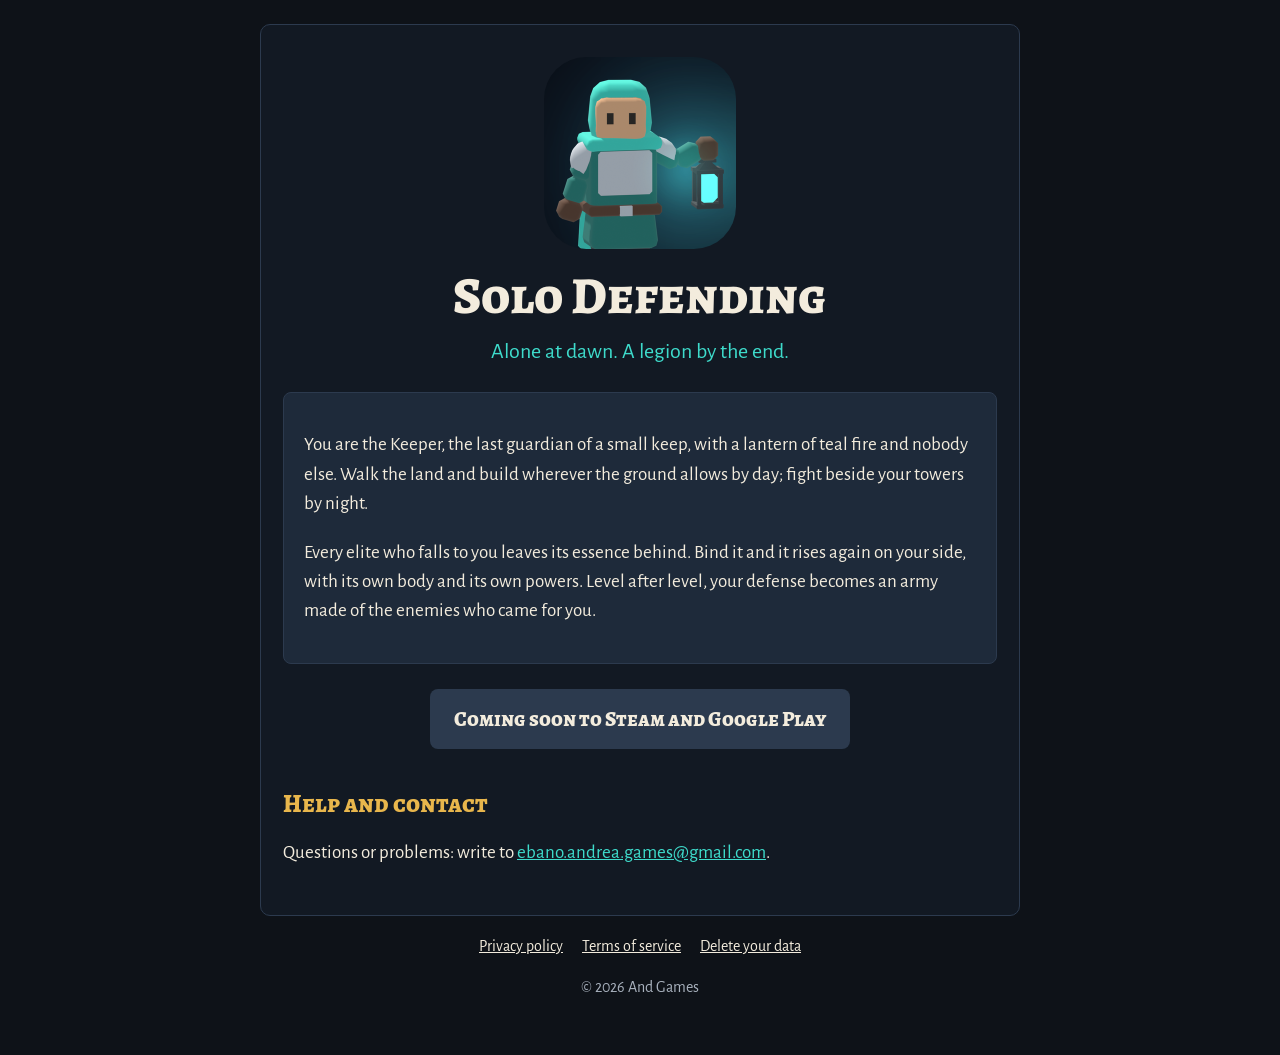
<file: index.html>
<!doctype html>
<html lang="en">
<head>
	<meta charset="utf-8">
	<meta name="viewport" content="width=device-width, initial-scale=1">
	<title>Solo Defending</title>
	<meta name="description" content="Solo Defending is a hero tower defense: build by day, fight by night, and turn the elites who came for you into your Legion.">
	<link rel="stylesheet" href="style.css">
</head>
<body>
	<main>
		<div class="hero">
			<img src="images/icon.png" alt="">
			<span class="logo">Solo Defending</span>
			<p class="tagline">Alone at dawn. A legion by the end.</p>
		</div>

		<div class="card">
			<p>You are the Keeper, the last guardian of a small keep, with a lantern of teal fire and nobody else. Walk the land and build wherever the ground allows by day; fight beside your towers by night.</p>
			<p>Every elite who falls to you leaves its essence behind. Bind it and it rises again on your side, with its own body and its own powers. Level after level, your defense becomes an army made of the enemies who came for you.</p>
		</div>

		<p style="text-align: center">
			<span class="button disabled">Coming soon to Steam and Google Play</span>
		</p>

		<h2>Help and contact</h2>
		<p>Questions or problems: write to <a href="mailto:ebano.andrea.games@gmail.com">ebano.andrea.games@gmail.com</a>.</p>
	</main>
	<footer>
		<a href="privacy/">Privacy policy</a>
		<a href="terms/">Terms of service</a>
		<a href="delete/">Delete your data</a>
		<p>© 2026 And Games</p>
	</footer>
</body>
</html>
</file>
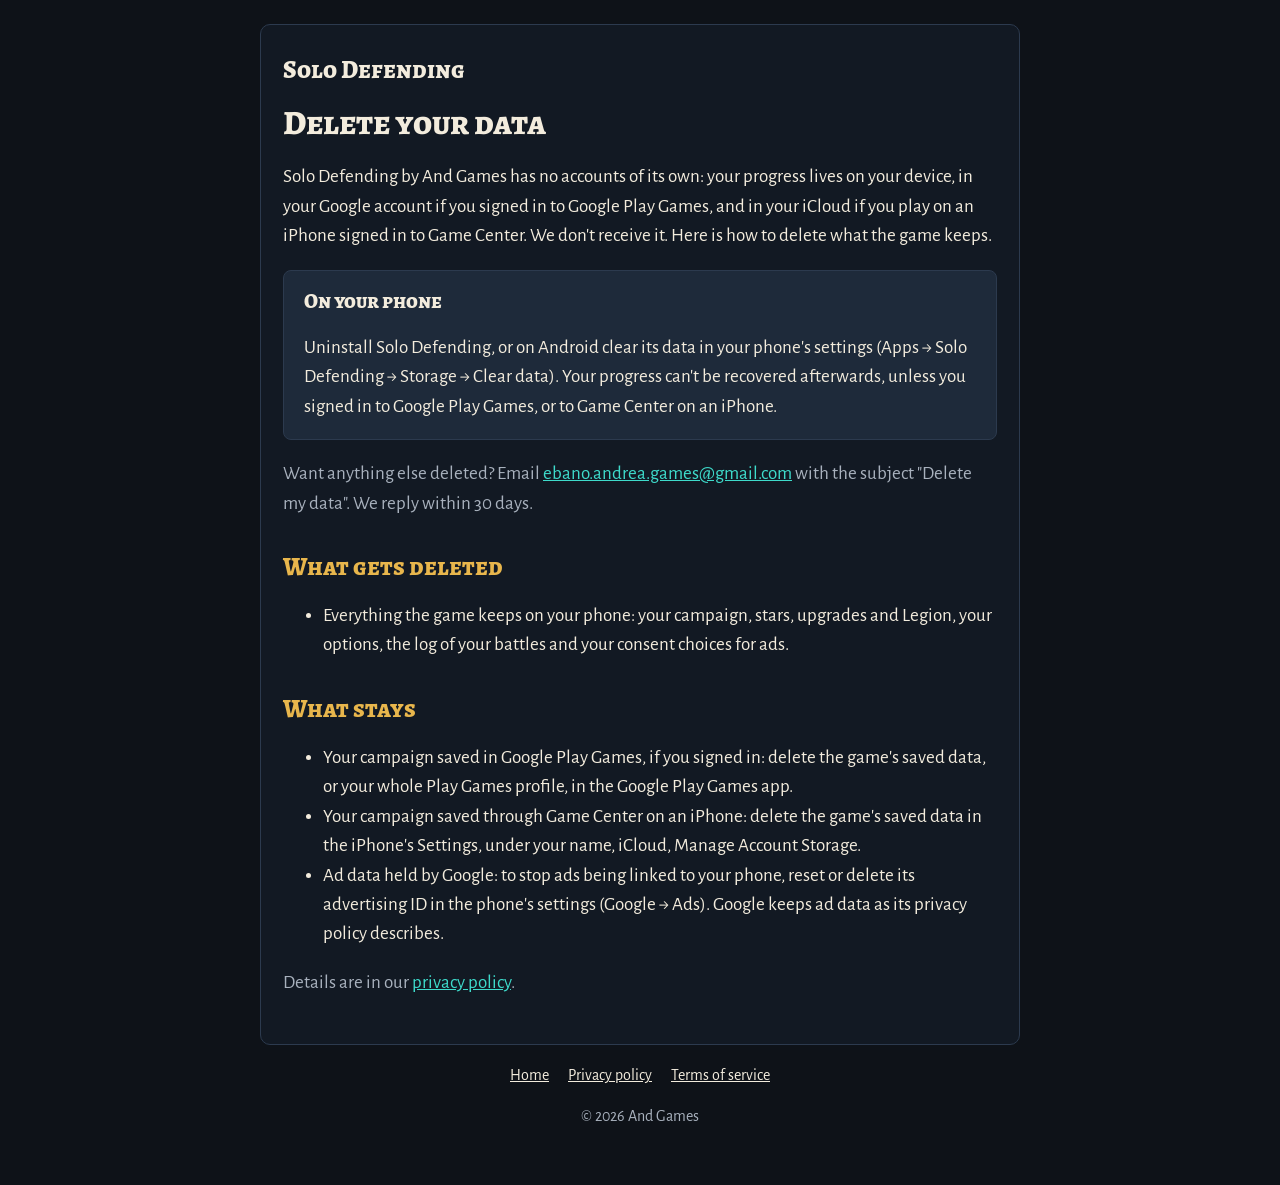
<file: delete/index.html>
<!doctype html>
<html lang="en">
<head>
	<meta charset="utf-8">
	<meta name="viewport" content="width=device-width, initial-scale=1">
	<title>Delete your data · Solo Defending</title>
	<meta name="description" content="How to delete the data Solo Defending keeps on your device, in your Google account and in your iCloud.">
	<link rel="stylesheet" href="../style.css">
</head>
<body>
	<main>
		<nav class="top"><a class="logo small" href="../">Solo Defending</a></nav>

		<h1>Delete your data</h1>
		<p>Solo Defending by And Games has no accounts of its own: your progress lives on your device, in your Google account if you signed in to Google Play Games, and in your iCloud if you play on an iPhone signed in to Game Center. We don't receive it. Here is how to delete what the game keeps.</p>

		<div class="card">
			<h3 style="margin-top: 0">On your phone</h3>
			<p style="margin-bottom: 0">Uninstall Solo Defending, or on Android clear its data in your phone's settings (Apps → Solo Defending → Storage → Clear data). Your progress can't be recovered afterwards, unless you signed in to Google Play Games, or to Game Center on an iPhone.</p>
		</div>

		<p class="muted">Want anything else deleted? Email <a href="mailto:ebano.andrea.games@gmail.com?subject=Solo%20Defending%3A%20delete%20my%20data">ebano.andrea.games@gmail.com</a> with the subject "Delete my data". We reply within 30 days.</p>

		<h2>What gets deleted</h2>
		<ul>
			<li>Everything the game keeps on your phone: your campaign, stars, upgrades and Legion, your options, the log of your battles and your consent choices for ads.</li>
		</ul>

		<h2>What stays</h2>
		<ul>
			<li>Your campaign saved in Google Play Games, if you signed in: delete the game's saved data, or your whole Play Games profile, in the Google Play Games app.</li>
			<li>Your campaign saved through Game Center on an iPhone: delete the game's saved data in the iPhone's Settings, under your name, iCloud, Manage Account Storage.</li>
			<li>Ad data held by Google: to stop ads being linked to your phone, reset or delete its advertising ID in the phone's settings (Google → Ads). Google keeps ad data as its privacy policy describes.</li>
		</ul>

		<p class="muted">Details are in our <a href="../privacy/">privacy policy</a>.</p>
	</main>
	<footer>
		<a href="../">Home</a>
		<a href="../privacy/">Privacy policy</a>
		<a href="../terms/">Terms of service</a>
		<p>© 2026 And Games</p>
	</footer>
</body>
</html>
</file>
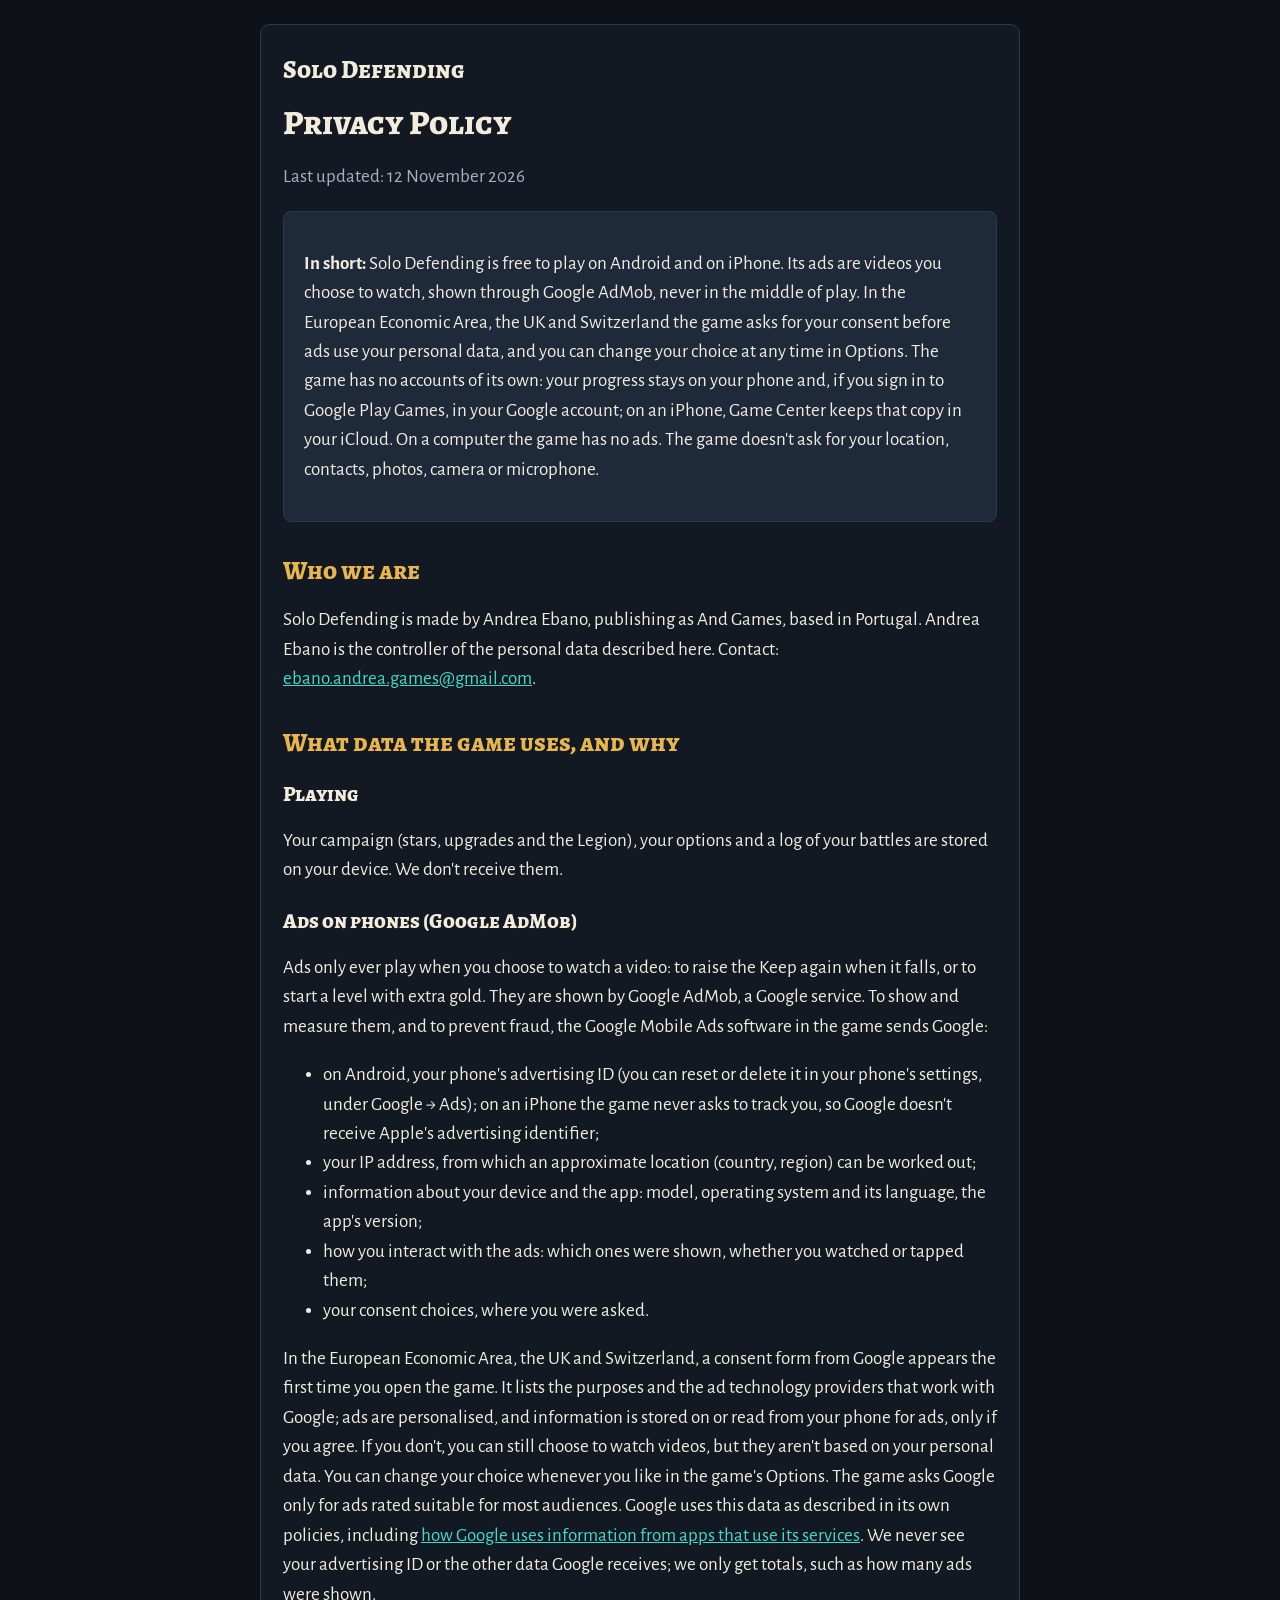
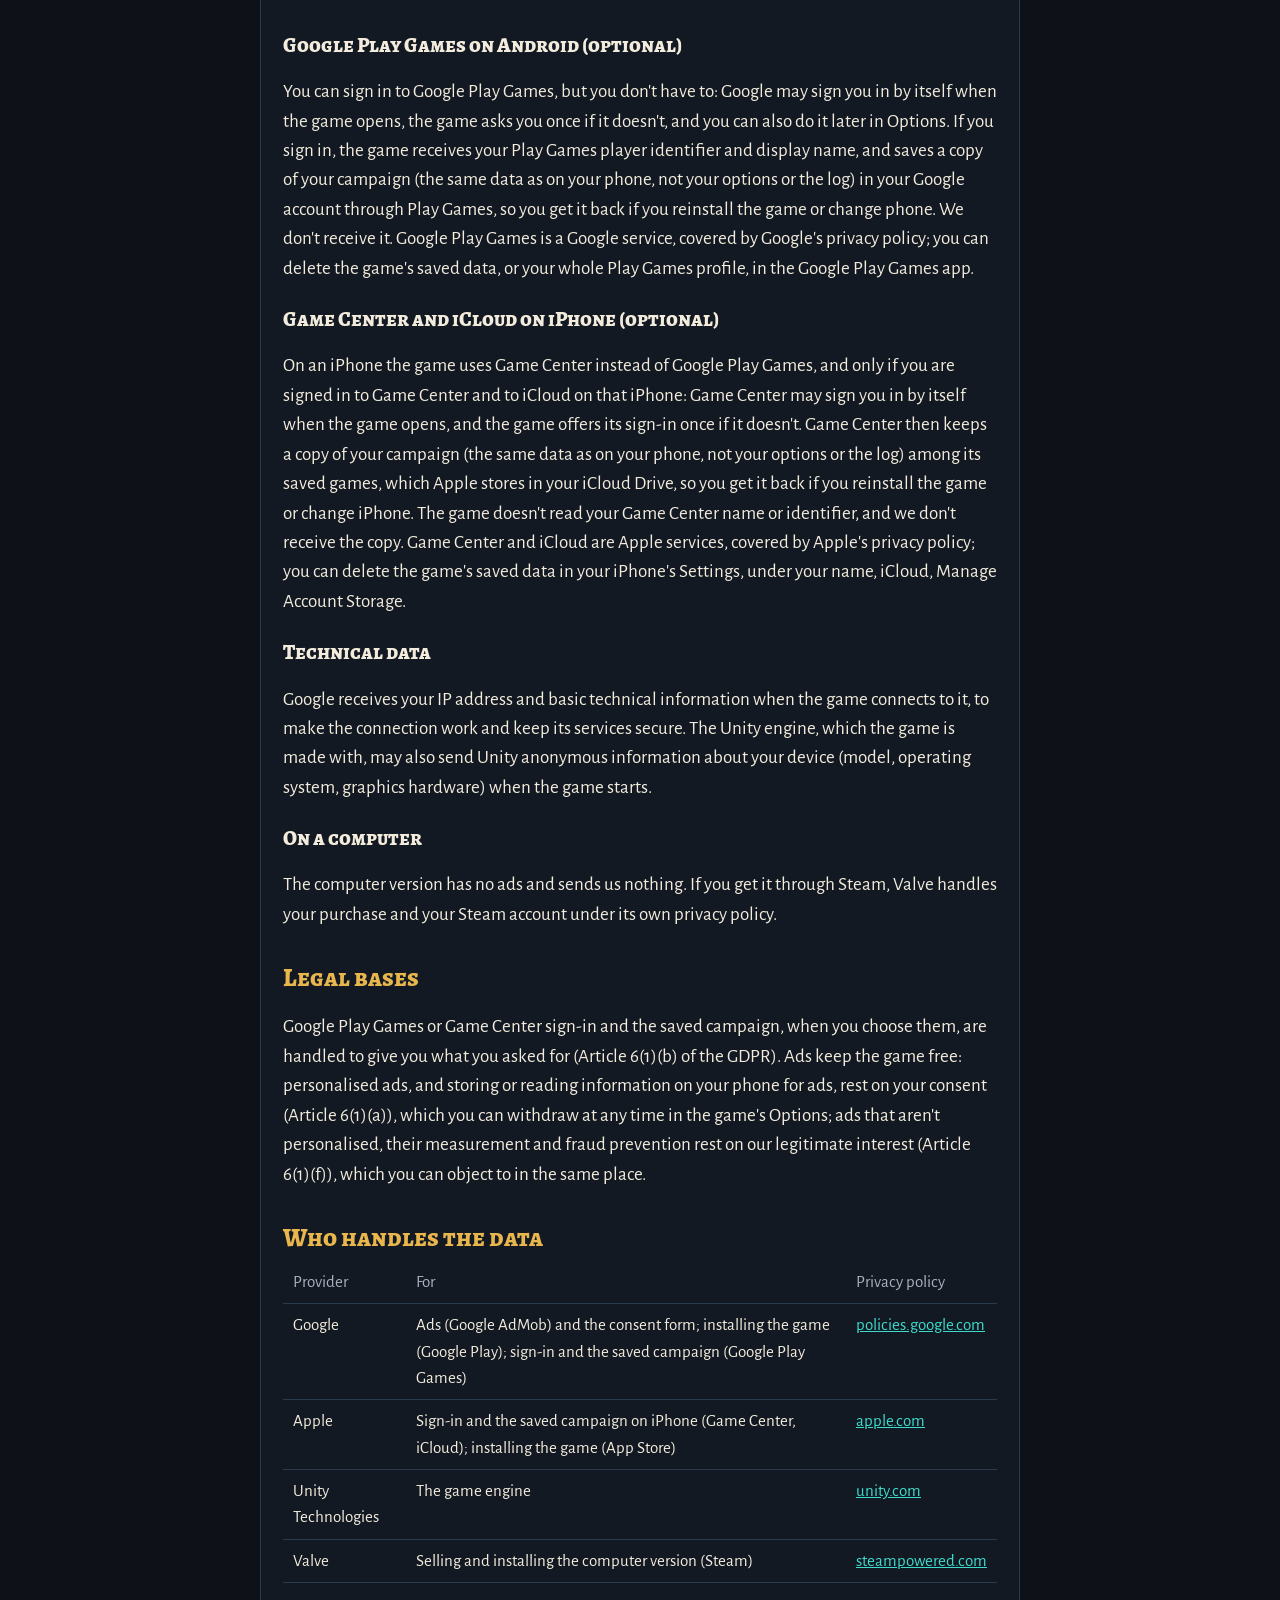
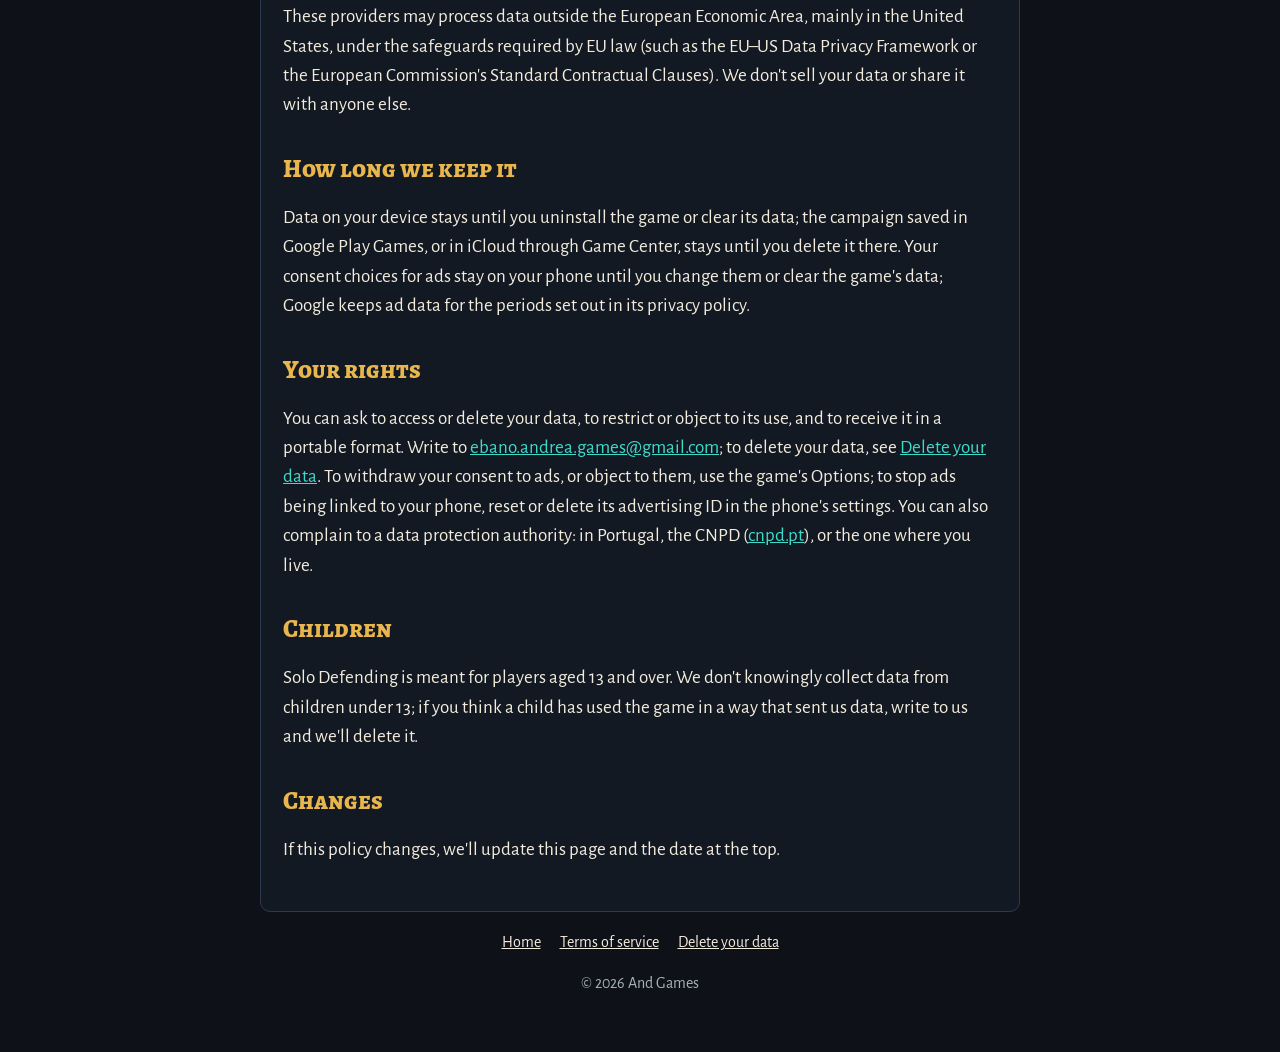
<file: privacy/index.html>
<!doctype html>
<html lang="en">
<head>
	<meta charset="utf-8">
	<meta name="viewport" content="width=device-width, initial-scale=1">
	<title>Privacy Policy · Solo Defending</title>
	<meta name="description" content="What data Solo Defending uses, why, who handles it, and how to stop it.">
	<link rel="stylesheet" href="../style.css">
</head>
<body>
	<main>
		<nav class="top"><a class="logo small" href="../">Solo Defending</a></nav>

		<h1>Privacy Policy</h1>
		<p class="muted">Last updated: 12 November 2026</p>

		<div class="card">
			<p><strong>In short:</strong> Solo Defending is free to play on Android and on iPhone. Its ads are videos you choose to watch, shown through Google AdMob, never in the middle of play. In the European Economic Area, the UK and Switzerland the game asks for your consent before ads use your personal data, and you can change your choice at any time in Options. The game has no accounts of its own: your progress stays on your phone and, if you sign in to Google Play Games, in your Google account; on an iPhone, Game Center keeps that copy in your iCloud. On a computer the game has no ads. The game doesn't ask for your location, contacts, photos, camera or microphone.</p>
		</div>

		<h2>Who we are</h2>
		<p>Solo Defending is made by Andrea Ebano, publishing as And Games, based in Portugal. Andrea Ebano is the controller of the personal data described here. Contact: <a href="mailto:ebano.andrea.games@gmail.com">ebano.andrea.games@gmail.com</a>.</p>

		<h2>What data the game uses, and why</h2>

		<h3>Playing</h3>
		<p>Your campaign (stars, upgrades and the Legion), your options and a log of your battles are stored on your device. We don't receive them.</p>

		<h3>Ads on phones (Google AdMob)</h3>
		<p>Ads only ever play when you choose to watch a video: to raise the Keep again when it falls, or to start a level with extra gold. They are shown by Google AdMob, a Google service. To show and measure them, and to prevent fraud, the Google Mobile Ads software in the game sends Google:</p>
		<ul>
			<li>on Android, your phone's advertising ID (you can reset or delete it in your phone's settings, under Google → Ads); on an iPhone the game never asks to track you, so Google doesn't receive Apple's advertising identifier;</li>
			<li>your IP address, from which an approximate location (country, region) can be worked out;</li>
			<li>information about your device and the app: model, operating system and its language, the app's version;</li>
			<li>how you interact with the ads: which ones were shown, whether you watched or tapped them;</li>
			<li>your consent choices, where you were asked.</li>
		</ul>
		<p>In the European Economic Area, the UK and Switzerland, a consent form from Google appears the first time you open the game. It lists the purposes and the ad technology providers that work with Google; ads are personalised, and information is stored on or read from your phone for ads, only if you agree. If you don't, you can still choose to watch videos, but they aren't based on your personal data. You can change your choice whenever you like in the game's Options. The game asks Google only for ads rated suitable for most audiences. Google uses this data as described in its own policies, including <a href="https://policies.google.com/technologies/partner-sites">how Google uses information from apps that use its services</a>. We never see your advertising ID or the other data Google receives; we only get totals, such as how many ads were shown.</p>

		<h3>Google Play Games on Android (optional)</h3>
		<p>You can sign in to Google Play Games, but you don't have to: Google may sign you in by itself when the game opens, the game asks you once if it doesn't, and you can also do it later in Options. If you sign in, the game receives your Play Games player identifier and display name, and saves a copy of your campaign (the same data as on your phone, not your options or the log) in your Google account through Play Games, so you get it back if you reinstall the game or change phone. We don't receive it. Google Play Games is a Google service, covered by Google's privacy policy; you can delete the game's saved data, or your whole Play Games profile, in the Google Play Games app.</p>

		<h3>Game Center and iCloud on iPhone (optional)</h3>
		<p>On an iPhone the game uses Game Center instead of Google Play Games, and only if you are signed in to Game Center and to iCloud on that iPhone: Game Center may sign you in by itself when the game opens, and the game offers its sign-in once if it doesn't. Game Center then keeps a copy of your campaign (the same data as on your phone, not your options or the log) among its saved games, which Apple stores in your iCloud Drive, so you get it back if you reinstall the game or change iPhone. The game doesn't read your Game Center name or identifier, and we don't receive the copy. Game Center and iCloud are Apple services, covered by Apple's privacy policy; you can delete the game's saved data in your iPhone's Settings, under your name, iCloud, Manage Account Storage.</p>

		<h3>Technical data</h3>
		<p>Google receives your IP address and basic technical information when the game connects to it, to make the connection work and keep its services secure. The Unity engine, which the game is made with, may also send Unity anonymous information about your device (model, operating system, graphics hardware) when the game starts.</p>

		<h3>On a computer</h3>
		<p>The computer version has no ads and sends us nothing. If you get it through Steam, Valve handles your purchase and your Steam account under its own privacy policy.</p>

		<h2>Legal bases</h2>
		<p>Google Play Games or Game Center sign-in and the saved campaign, when you choose them, are handled to give you what you asked for (Article 6(1)(b) of the GDPR). Ads keep the game free: personalised ads, and storing or reading information on your phone for ads, rest on your consent (Article 6(1)(a)), which you can withdraw at any time in the game's Options; ads that aren't personalised, their measurement and fraud prevention rest on our legitimate interest (Article 6(1)(f)), which you can object to in the same place.</p>

		<h2>Who handles the data</h2>
		<table>
			<tr><th>Provider</th><th>For</th><th>Privacy policy</th></tr>
			<tr><td>Google</td><td>Ads (Google AdMob) and the consent form; installing the game (Google Play); sign-in and the saved campaign (Google Play Games)</td><td><a href="https://policies.google.com/privacy">policies.google.com</a></td></tr>
			<tr><td>Apple</td><td>Sign-in and the saved campaign on iPhone (Game Center, iCloud); installing the game (App Store)</td><td><a href="https://www.apple.com/legal/privacy/">apple.com</a></td></tr>
			<tr><td>Unity Technologies</td><td>The game engine</td><td><a href="https://unity.com/legal/privacy-policy">unity.com</a></td></tr>
			<tr><td>Valve</td><td>Selling and installing the computer version (Steam)</td><td><a href="https://store.steampowered.com/privacy_agreement/">steampowered.com</a></td></tr>
		</table>
		<p>These providers may process data outside the European Economic Area, mainly in the United States, under the safeguards required by EU law (such as the EU–US Data Privacy Framework or the European Commission's Standard Contractual Clauses). We don't sell your data or share it with anyone else.</p>

		<h2>How long we keep it</h2>
		<p>Data on your device stays until you uninstall the game or clear its data; the campaign saved in Google Play Games, or in iCloud through Game Center, stays until you delete it there. Your consent choices for ads stay on your phone until you change them or clear the game's data; Google keeps ad data for the periods set out in its privacy policy.</p>

		<h2>Your rights</h2>
		<p>You can ask to access or delete your data, to restrict or object to its use, and to receive it in a portable format. Write to <a href="mailto:ebano.andrea.games@gmail.com">ebano.andrea.games@gmail.com</a>; to delete your data, see <a href="../delete/">Delete your data</a>. To withdraw your consent to ads, or object to them, use the game's Options; to stop ads being linked to your phone, reset or delete its advertising ID in the phone's settings. You can also complain to a data protection authority: in Portugal, the CNPD (<a href="https://www.cnpd.pt">cnpd.pt</a>), or the one where you live.</p>

		<h2>Children</h2>
		<p>Solo Defending is meant for players aged 13 and over. We don't knowingly collect data from children under 13; if you think a child has used the game in a way that sent us data, write to us and we'll delete it.</p>

		<h2>Changes</h2>
		<p>If this policy changes, we'll update this page and the date at the top.</p>
	</main>
	<footer>
		<a href="../">Home</a>
		<a href="../terms/">Terms of service</a>
		<a href="../delete/">Delete your data</a>
		<p>© 2026 And Games</p>
	</footer>
</body>
</html>
</file>
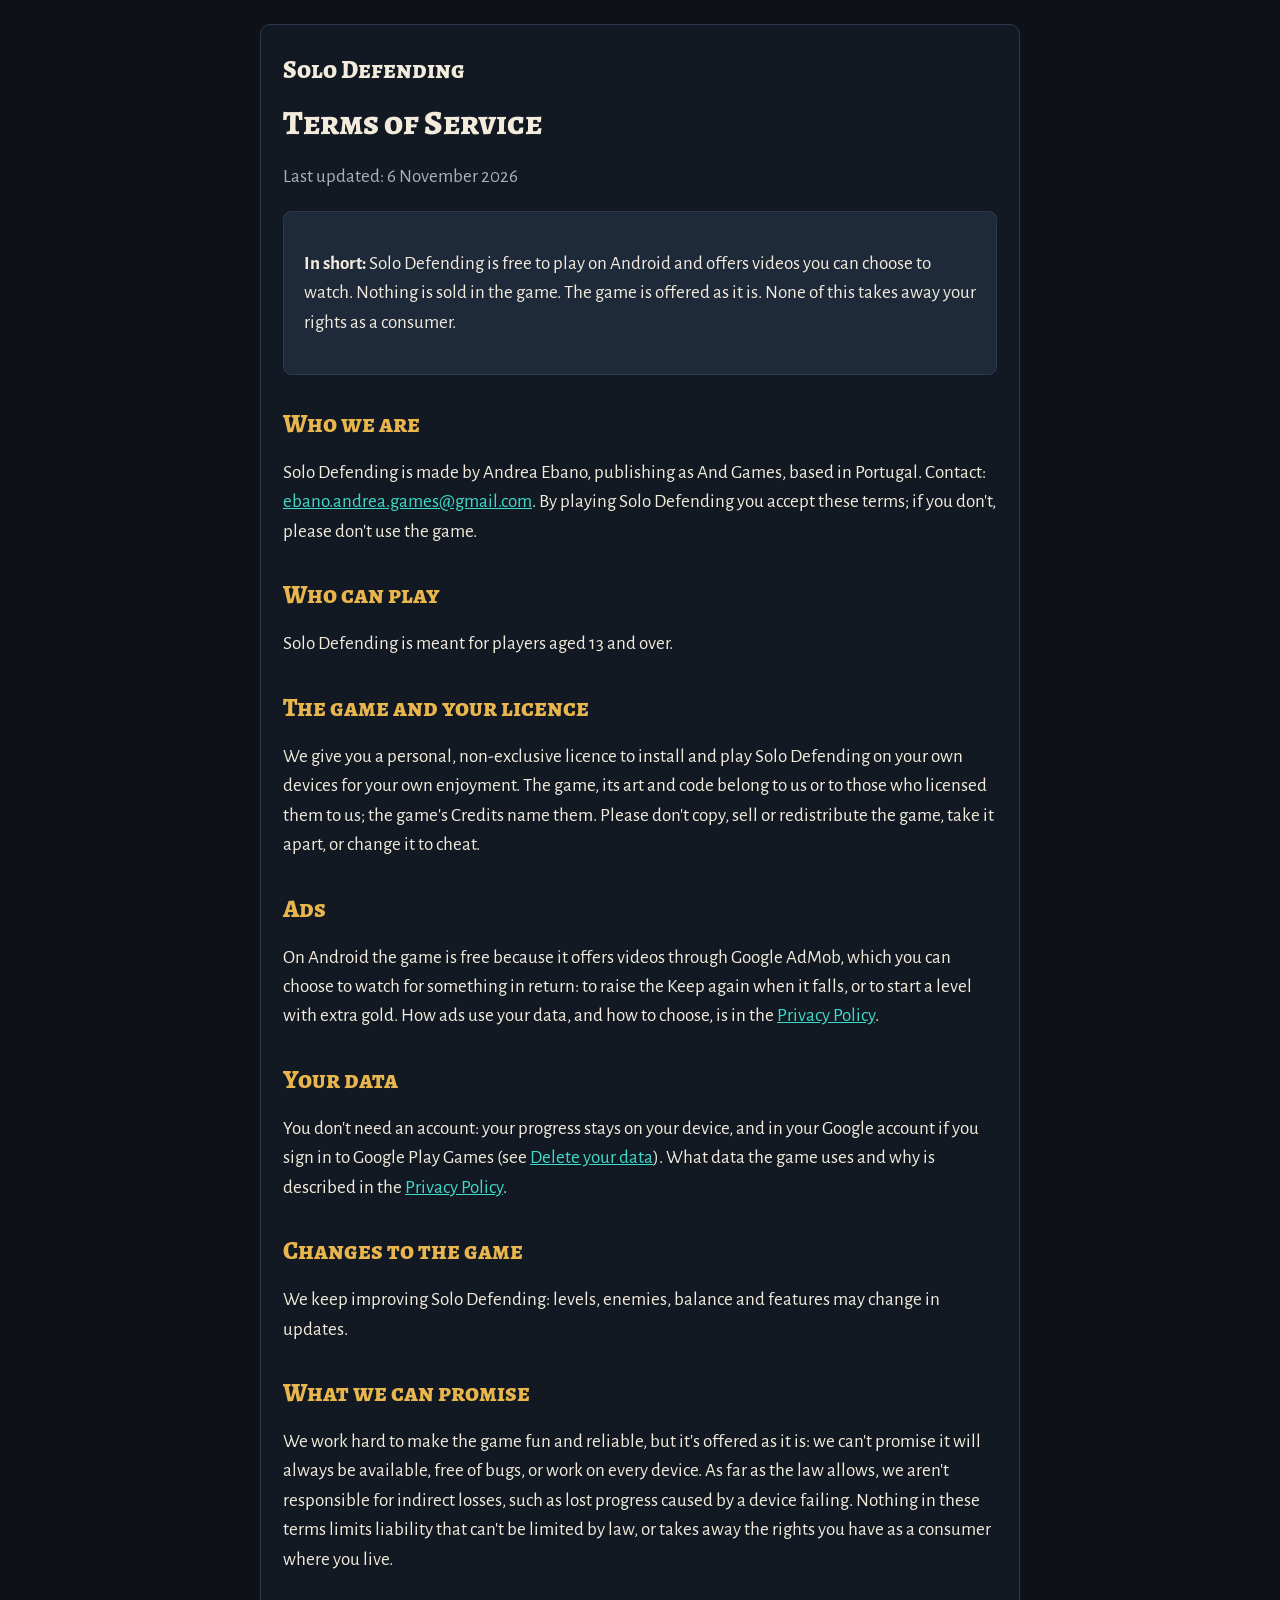
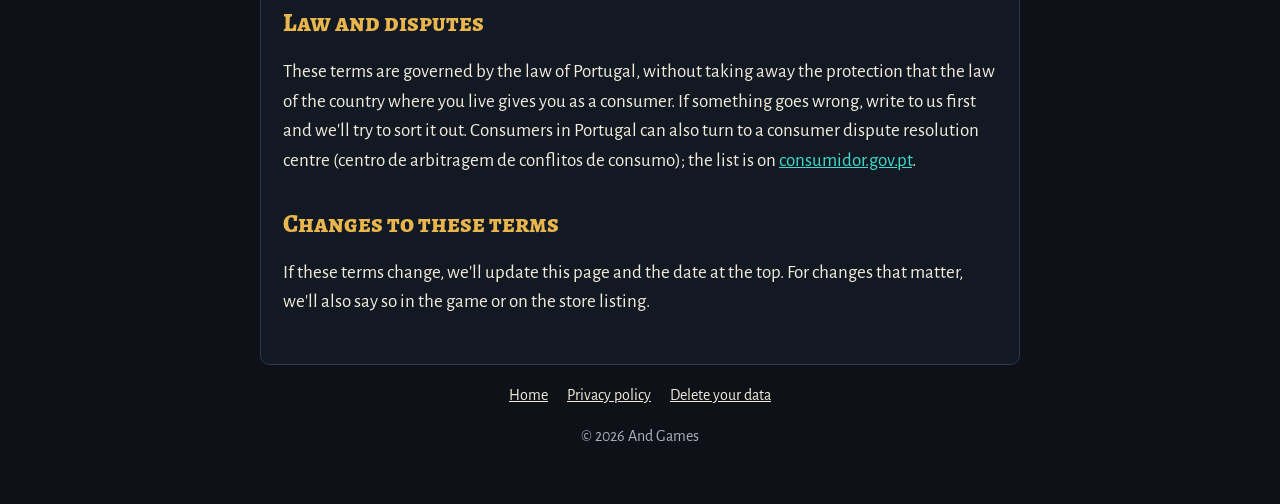
<file: terms/index.html>
<!doctype html>
<html lang="en">
<head>
	<meta charset="utf-8">
	<meta name="viewport" content="width=device-width, initial-scale=1">
	<title>Terms of Service · Solo Defending</title>
	<meta name="description" content="The rules for playing Solo Defending: ads, your licence, and what we can and can't promise.">
	<link rel="stylesheet" href="../style.css">
</head>
<body>
	<main>
		<nav class="top"><a class="logo small" href="../">Solo Defending</a></nav>

		<h1>Terms of Service</h1>
		<p class="muted">Last updated: 6 November 2026</p>

		<div class="card">
			<p><strong>In short:</strong> Solo Defending is free to play on Android and offers videos you can choose to watch. Nothing is sold in the game. The game is offered as it is. None of this takes away your rights as a consumer.</p>
		</div>

		<h2>Who we are</h2>
		<p>Solo Defending is made by Andrea Ebano, publishing as And Games, based in Portugal. Contact: <a href="mailto:ebano.andrea.games@gmail.com">ebano.andrea.games@gmail.com</a>. By playing Solo Defending you accept these terms; if you don't, please don't use the game.</p>

		<h2>Who can play</h2>
		<p>Solo Defending is meant for players aged 13 and over.</p>

		<h2>The game and your licence</h2>
		<p>We give you a personal, non-exclusive licence to install and play Solo Defending on your own devices for your own enjoyment. The game, its art and code belong to us or to those who licensed them to us; the game's Credits name them. Please don't copy, sell or redistribute the game, take it apart, or change it to cheat.</p>

		<h2>Ads</h2>
		<p>On Android the game is free because it offers videos through Google AdMob, which you can choose to watch for something in return: to raise the Keep again when it falls, or to start a level with extra gold. How ads use your data, and how to choose, is in the <a href="../privacy/">Privacy Policy</a>.</p>

		<h2>Your data</h2>
		<p>You don't need an account: your progress stays on your device, and in your Google account if you sign in to Google Play Games (see <a href="../delete/">Delete your data</a>). What data the game uses and why is described in the <a href="../privacy/">Privacy Policy</a>.</p>

		<h2>Changes to the game</h2>
		<p>We keep improving Solo Defending: levels, enemies, balance and features may change in updates.</p>

		<h2>What we can promise</h2>
		<p>We work hard to make the game fun and reliable, but it's offered as it is: we can't promise it will always be available, free of bugs, or work on every device. As far as the law allows, we aren't responsible for indirect losses, such as lost progress caused by a device failing. Nothing in these terms limits liability that can't be limited by law, or takes away the rights you have as a consumer where you live.</p>

		<h2>Law and disputes</h2>
		<p>These terms are governed by the law of Portugal, without taking away the protection that the law of the country where you live gives you as a consumer. If something goes wrong, write to us first and we'll try to sort it out. Consumers in Portugal can also turn to a consumer dispute resolution centre (centro de arbitragem de conflitos de consumo); the list is on <a href="https://www.consumidor.gov.pt">consumidor.gov.pt</a>.</p>

		<h2>Changes to these terms</h2>
		<p>If these terms change, we'll update this page and the date at the top. For changes that matter, we'll also say so in the game or on the store listing.</p>
	</main>
	<footer>
		<a href="../">Home</a>
		<a href="../privacy/">Privacy policy</a>
		<a href="../delete/">Delete your data</a>
		<p>© 2026 And Games</p>
	</footer>
</body>
</html>
</file>
<file: style.css>
/* Solo Defending website: the game's night, its teal and gold, and its fonts (Alegreya, SIL OFL 1.1, served from here). */
@font-face {
	font-family: "Alegreya SC";
	src: url("fonts/AlegreyaSC-ExtraBold.ttf") format("truetype");
	font-weight: 800;
	font-display: swap;
}
@font-face {
	font-family: "Alegreya Sans";
	src: url("fonts/AlegreyaSans-Regular.ttf") format("truetype");
	font-weight: 400;
	font-display: swap;
}
@font-face {
	font-family: "Alegreya Sans";
	src: url("fonts/AlegreyaSans-Bold.ttf") format("truetype");
	font-weight: 700;
	font-display: swap;
}

:root {
	--bg: #0e1218;
	--page: #121923;
	--panel: #1e2a3a;
	--edge: #2c3a4e;
	--text: #f3ecdd;
	--muted: #a8b1bd;
	--teal: #3edbcb;
	--teal-dark: #1e7f78;
	--gold: #e8b64c;
}

* { box-sizing: border-box; }

html { background: var(--bg); }

body {
	margin: 0;
	background: var(--bg);
	color: var(--text);
	font-family: "Alegreya Sans", Verdana, sans-serif;
	font-size: 19px;
	line-height: 1.55;
}

main {
	max-width: 760px;
	margin: 24px auto 0;
	padding: 32px 22px 28px;
	background: var(--page);
	border: 1px solid var(--edge);
	border-radius: 10px;
}

a { color: var(--teal); }

h1, h2, h3, .logo, .button { font-family: "Alegreya SC", Georgia, serif; font-weight: 800; }

h1, h2, h3 { line-height: 1.2; }

h1 { font-size: 34px; margin: 0 0 10px; }
h2 { font-size: 25px; margin: 34px 0 8px; color: var(--gold); }
h3 { font-size: 21px; margin: 24px 0 4px; }

.muted { color: var(--muted); }

.logo {
	display: inline-block;
	color: var(--text);
	font-size: 52px;
	line-height: 1.1;
	text-decoration: none;
}
.logo.small { font-size: 25px; }

.tagline { color: var(--teal); font-size: 22px; margin: 10px 0 24px; }

.hero { text-align: center; }
.hero img { display: block; width: 192px; height: 192px; margin: 0 auto 18px; border-radius: 22%; }

.card {
	background: var(--panel);
	border: 1px solid var(--edge);
	border-radius: 8px;
	padding: 18px 20px;
	margin: 18px 0;
}

.button {
	display: inline-block;
	min-width: 220px;
	padding: 14px 24px;
	margin: 6px;
	color: #06221f;
	background: #24b3a5;
	border-radius: 8px;
	font-size: 21px;
	text-align: center;
	text-decoration: none;
}
.button.disabled { color: var(--text); background: var(--edge); pointer-events: none; }

nav.top { display: flex; align-items: center; justify-content: space-between; gap: 12px; margin-bottom: 18px; }

footer {
	max-width: 760px;
	margin: 0 auto;
	padding: 18px 16px 40px;
	color: var(--muted);
	font-size: 16px;
	text-align: center;
}
footer a { color: var(--text); margin: 0 8px; }

table { width: 100%; border-collapse: collapse; font-size: 17px; }
th, td { text-align: left; vertical-align: top; padding: 8px 10px; border-bottom: 1px solid var(--edge); }
th { color: var(--muted); font-weight: 400; }

@media (max-width: 520px) {
	body { font-size: 18px; }
	main { margin-top: 0; border-width: 0; border-radius: 0; }
	.logo { font-size: 36px; }
	.logo.small { font-size: 21px; }
	h1 { font-size: 26px; }
	h2 { font-size: 21px; }
	.button { width: 100%; margin: 6px 0; }
	table { font-size: 16px; }
}
</file>
